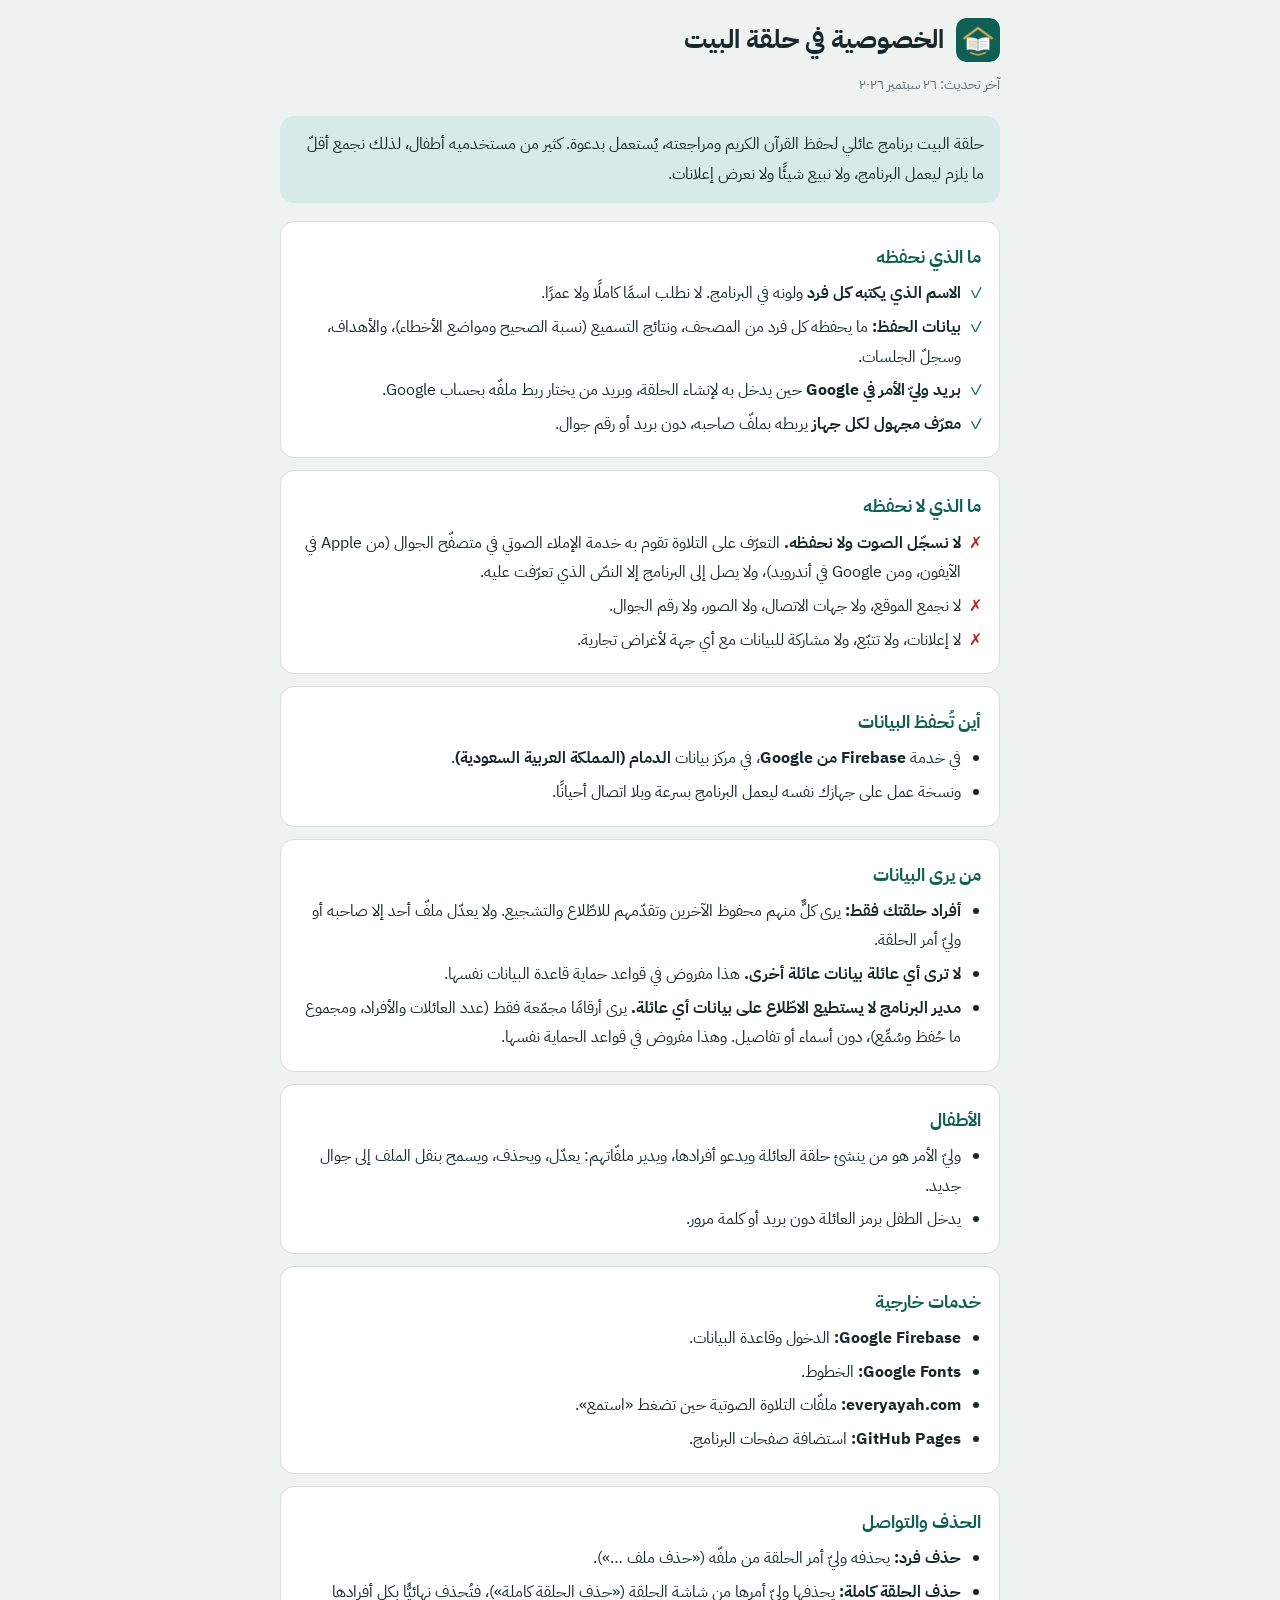
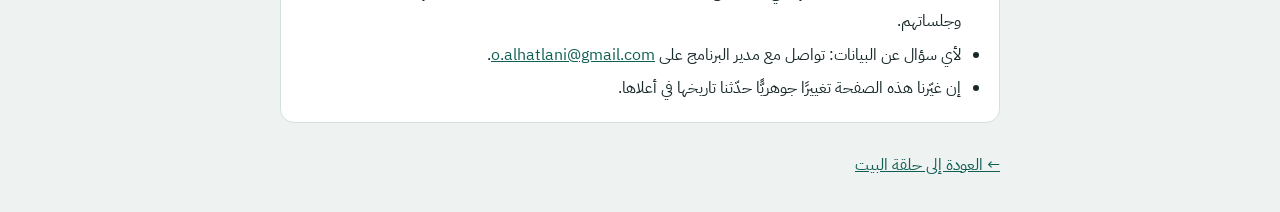
<file: privacy.html>
<!doctype html>
<html lang="ar" dir="rtl">
<head>
<meta charset="utf-8">
<meta name="viewport" content="width=device-width, initial-scale=1, viewport-fit=cover">
<meta name="theme-color" content="#0f5f55">
<title>خصوصية حلقة البيت</title>
<link rel="icon" href="icons/icon.svg" type="image/svg+xml">
<link rel="preconnect" href="https://fonts.googleapis.com">
<link rel="preconnect" href="https://fonts.gstatic.com" crossorigin>
<link rel="stylesheet" href="https://fonts.googleapis.com/css2?family=IBM+Plex+Sans+Arabic:wght@400;600;700&display=swap">
<style>
:root{color-scheme:light;--bg:#eef2f1;--surface:#fff;--ink:#18282a;--muted:#5d6f70;--line:#d5dfdd;--accent:#0f5f55;--soft:#d6ebe7}
@media (prefers-color-scheme: dark){:root{color-scheme:dark;--bg:#0f1716;--surface:#172221;--ink:#e4ecea;--muted:#93a5a3;--line:#2a3937;--accent:#46b8a3;--soft:#1d3a35}}
*{box-sizing:border-box}
body{margin:0;background:var(--bg);color:var(--ink);font-family:"IBM Plex Sans Arabic","Segoe UI",Tahoma,sans-serif;font-size:16px;line-height:1.85;
  padding:calc(16px + env(safe-area-inset-top,0px)) 16px calc(32px + env(safe-area-inset-bottom,0px))}
main{max-width:720px;margin-inline:auto}
header{display:flex;align-items:center;gap:12px;margin-bottom:8px}
header img{width:44px;height:44px;border-radius:10px}
h1{font-size:26px;margin:0}
.upd{color:var(--muted);font-size:14px;margin:0 0 18px}
.lead{background:var(--soft);border-radius:14px;padding:14px 16px;margin-bottom:18px}
section{background:var(--surface);border:1px solid var(--line);border-radius:14px;padding:6px 18px 12px;margin-block:12px}
h2{font-size:18px;margin:12px 0 4px;color:var(--accent)}
ul{padding-inline-start:20px;margin:6px 0}
li{margin-block:4px}
.no li::marker{content:'✗  ';color:#b3261e}
.yes li::marker{content:'✓  ';color:var(--accent)}
a{color:var(--accent)}
.back{display:inline-block;margin-top:16px}
</style>
</head>
<body>
<main>
  <header><img src="icons/icon-192.png" alt=""><h1>الخصوصية في حلقة البيت</h1></header>
  <p class="upd">آخر تحديث: ٢٦ سبتمبر ٢٠٢٦</p>
  <p class="lead">حلقة البيت برنامج عائلي لحفظ القرآن الكريم ومراجعته، يُستعمل بدعوة. كثير من مستخدميه أطفال، لذلك نجمع أقلّ ما يلزم ليعمل البرنامج، ولا نبيع شيئًا ولا نعرض إعلانات.</p>

  <section>
    <h2>ما الذي نحفظه</h2>
    <ul class="yes">
      <li><b>الاسم الذي يكتبه كل فرد</b> ولونه في البرنامج. لا نطلب اسمًا كاملًا ولا عمرًا.</li>
      <li><b>بيانات الحفظ:</b> ما يحفظه كل فرد من المصحف، ونتائج التسميع (نسبة الصحيح ومواضع الأخطاء)، والأهداف، وسجلّ الجلسات.</li>
      <li><b>بريد وليّ الأمر في Google</b> حين يدخل به لإنشاء الحلقة، وبريد من يختار ربط ملفّه بحساب Google.</li>
      <li><b>معرّف مجهول لكل جهاز</b> يربطه بملفّ صاحبه، دون بريد أو رقم جوال.</li>
    </ul>
  </section>

  <section>
    <h2>ما الذي لا نحفظه</h2>
    <ul class="no">
      <li><b>لا نسجّل الصوت ولا نحفظه.</b> التعرّف على التلاوة تقوم به خدمة الإملاء الصوتي في متصفّح الجوال (من Apple في الآيفون، ومن Google في أندرويد)، ولا يصل إلى البرنامج إلا النصّ الذي تعرّفت عليه.</li>
      <li>لا نجمع الموقع، ولا جهات الاتصال، ولا الصور، ولا رقم الجوال.</li>
      <li>لا إعلانات، ولا تتبّع، ولا مشاركة للبيانات مع أي جهة لأغراض تجارية.</li>
    </ul>
  </section>

  <section>
    <h2>أين تُحفظ البيانات</h2>
    <ul>
      <li>في خدمة <b>Firebase من Google</b>، في مركز بيانات <b>الدمام (المملكة العربية السعودية)</b>.</li>
      <li>ونسخة عمل على جهازك نفسه ليعمل البرنامج بسرعة وبلا اتصال أحيانًا.</li>
    </ul>
  </section>

  <section>
    <h2>من يرى البيانات</h2>
    <ul>
      <li><b>أفراد حلقتك فقط:</b> يرى كلٌّ منهم محفوظ الآخرين وتقدّمهم للاطّلاع والتشجيع. ولا يعدّل ملفّ أحد إلا صاحبه أو وليّ أمر الحلقة.</li>
      <li><b>لا ترى أي عائلة بيانات عائلة أخرى.</b> هذا مفروض في قواعد حماية قاعدة البيانات نفسها.</li>
      <li><b>مدير البرنامج لا يستطيع الاطّلاع على بيانات أي عائلة.</b> يرى أرقامًا مجمّعة فقط (عدد العائلات والأفراد، ومجموع ما حُفظ وسُمِّع)، دون أسماء أو تفاصيل. وهذا مفروض في قواعد الحماية نفسها.</li>
    </ul>
  </section>

  <section>
    <h2>الأطفال</h2>
    <ul>
      <li>وليّ الأمر هو من ينشئ حلقة العائلة ويدعو أفرادها، ويدير ملفّاتهم: يعدّل، ويحذف، ويسمح بنقل الملف إلى جوال جديد.</li>
      <li>يدخل الطفل برمز العائلة دون بريد أو كلمة مرور.</li>
    </ul>
  </section>

  <section>
    <h2>خدمات خارجية</h2>
    <ul>
      <li><b>Google Firebase:</b> الدخول وقاعدة البيانات.</li>
      <li><b>Google Fonts:</b> الخطوط.</li>
      <li><b>everyayah.com:</b> ملفّات التلاوة الصوتية حين تضغط «استمع».</li>
      <li><b>GitHub Pages:</b> استضافة صفحات البرنامج.</li>
    </ul>
  </section>

  <section>
    <h2>الحذف والتواصل</h2>
    <ul>
      <li><b>حذف فرد:</b> يحذفه وليّ أمر الحلقة من ملفّه («حذف ملف …»).</li>
      <li><b>حذف الحلقة كاملة:</b> يحذفها وليّ أمرها من شاشة الحلقة («حذف الحلقة كاملة»)، فتُحذف نهائيًّا بكل أفرادها وجلساتهم.</li>
      <li>لأي سؤال عن البيانات: تواصل مع مدير البرنامج على <a href="mailto:o.alhatlani@gmail.com">o.alhatlani@gmail.com</a>.</li>
      <li>إن غيّرنا هذه الصفحة تغييرًا جوهريًّا حدّثنا تاريخها في أعلاها.</li>
    </ul>
  </section>

  <a class="back" href="./">← العودة إلى حلقة البيت</a>
</main>
</body>
</html>
</file>
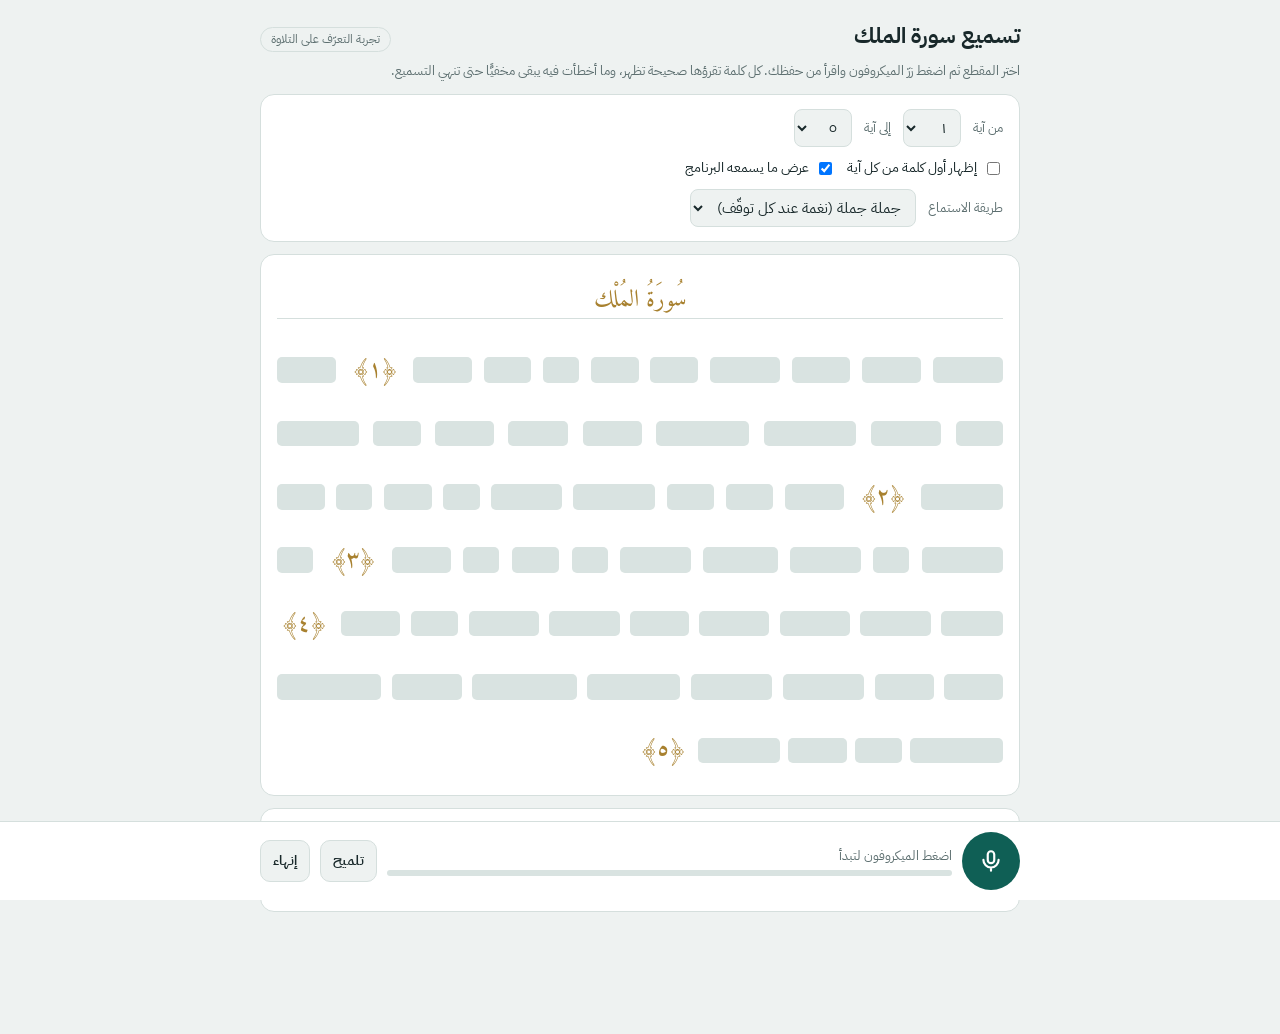
<file: tajriba.html>
<!doctype html>
<html lang="ar" dir="rtl">
<head>
<meta charset="utf-8">
<meta name="viewport" content="width=device-width, initial-scale=1, viewport-fit=cover">
<meta name="theme-color" content="#0f5f55">
<meta name="apple-mobile-web-app-capable" content="yes">
<title>تسميع سورة الملك</title>
<link rel="preconnect" href="https://fonts.googleapis.com">
<link rel="preconnect" href="https://fonts.gstatic.com" crossorigin>
<link rel="stylesheet" href="https://fonts.googleapis.com/css2?family=Amiri+Quran&family=IBM+Plex+Sans+Arabic:wght@400;500;600;700&display=swap">
<style>
:root{
  color-scheme: light;
  --bg:#eef2f1; --surface:#ffffff; --ink:#18282a; --muted:#5d6f70; --line:#d5dfdd;
  --accent:#0f5f55; --accent-ink:#ffffff; --gold:#a8812f;
  --pill:#d9e3e1; --pill-cur:#0f5f55;
  --ok:#18282a; --wrong:#b3261e; --wrong-bg:#fbe7e5; --skip:#7a8687; --hint:#9a6a00; --hint-bg:#fdf1d3;
  --ui:"IBM Plex Sans Arabic", "Segoe UI", Tahoma, sans-serif;
  --q:"Amiri Quran", "Amiri", "Traditional Arabic", serif;
}
@media (prefers-color-scheme: dark){
  :root{
    color-scheme: dark;
    --bg:#0f1716; --surface:#172221; --ink:#e4ecea; --muted:#93a5a3; --line:#2a3937;
    --accent:#46b8a3; --accent-ink:#06201c; --gold:#d4ae5c;
    --pill:#263533; --pill-cur:#46b8a3;
    --ok:#e4ecea; --wrong:#ff8a80; --wrong-bg:#3a1b19; --skip:#8d9b9a; --hint:#f0c35a; --hint-bg:#3a2f12;
  }
}
*{box-sizing:border-box}
html,body{margin:0}
body{background:var(--bg);color:var(--ink);font-family:var(--ui);font-size:15px;line-height:1.6;
  padding:env(safe-area-inset-top,0px) 16px calc(110px + env(safe-area-inset-bottom,0px));}
.wrap{max-width:760px;margin-inline:auto}
header{padding-block:18px 8px;display:flex;align-items:baseline;justify-content:space-between;gap:12px;flex-wrap:wrap}
h1{font-size:22px;margin:0;font-weight:700;text-wrap:balance}
.tag{font-size:12px;color:var(--muted);border:1px solid var(--line);border-radius:999px;padding:2px 10px}
.note{font-size:13px;color:var(--muted);margin:0}
.panel{background:var(--surface);border:1px solid var(--line);border-radius:14px;padding:14px 16px;margin-block:12px}
.row{display:flex;gap:12px;flex-wrap:wrap;align-items:center}
label{font-size:13px;color:var(--muted)}
select{font:inherit;color:var(--ink);background:var(--bg);border:1px solid var(--line);border-radius:8px;padding:6px 10px}
.chk{display:flex;gap:6px;align-items:center;font-size:14px;color:var(--ink)}
.warn{background:var(--wrong-bg);color:var(--wrong);border-radius:10px;padding:10px 12px;font-size:14px;margin-block:10px}

/* المصحف */
.mushaf{background:var(--surface);border:1px solid var(--line);border-radius:14px;padding:18px 16px 22px;margin-block:12px}
.sura-head{text-align:center;font-family:var(--q);font-size:24px;color:var(--gold);border-bottom:1px solid var(--line);padding-bottom:6px;margin-bottom:10px}
.text{font-family:var(--q);font-size:27px;line-height:2.35;text-align:justify}
.w{display:inline-block;border-radius:6px;padding-inline:2px;transition:background .25s,color .25s}
.w.h{background:var(--pill);color:transparent;height:.95em;vertical-align:middle;border-radius:5px;user-select:none}
.w.cur{background:transparent;outline:2px solid var(--pill-cur);outline-offset:1px;animation:pulse 1.4s ease-in-out infinite}
@keyframes pulse{50%{outline-color:transparent}}
.w.ok{color:var(--ok)}
.w.fresh{animation:pop .35s ease-out}
@keyframes pop{from{background:var(--pill);color:transparent}to{background:transparent}}
.w.hint{color:var(--hint);background:var(--hint-bg)}
.w.given,.w.gap{color:var(--muted)}
.w.gap{text-decoration:underline dotted;text-underline-offset:10px}
.w.wrong{color:var(--wrong);background:var(--wrong-bg);text-decoration:underline wavy;text-decoration-thickness:1px;text-underline-offset:10px;cursor:pointer}
.w.skip{color:var(--skip);outline:1px dashed var(--skip);outline-offset:-2px;cursor:pointer}
.w.fixed{color:var(--accent);text-decoration:line-through;text-decoration-thickness:1px}
.w.far{opacity:.35}
.num{font-family:var(--q);color:var(--gold);font-size:.9em;margin-inline:3px;white-space:nowrap}
@media (prefers-reduced-motion: reduce){.w,.w.cur,.w.fresh{animation:none;transition:none}}

/* ما يسمعه البرنامج */
.live{font-size:14px;color:var(--muted);min-height:1.6em;word-break:break-word}
.live b{color:var(--ink);font-weight:500}
.lostmsg{color:var(--hint);font-weight:600;margin-top:4px}
.log{margin-top:10px;font-size:13px}
.log summary{cursor:pointer;color:var(--muted)}
.log pre{white-space:pre-wrap;word-break:break-word;max-height:240px;overflow:auto;background:var(--bg);border-radius:8px;padding:8px;font-size:12px;direction:rtl;margin:8px 0 0}

/* الشريط السفلي */
.bar{position:fixed;inset-inline:0;bottom:0;background:var(--surface);border-top:1px solid var(--line);
  padding:10px 16px calc(10px + env(safe-area-inset-bottom,0px));z-index:5}
.bar .wrap{display:flex;align-items:center;gap:10px}
.mic{width:58px;height:58px;border-radius:50%;border:0;background:var(--accent);color:var(--accent-ink);cursor:pointer;flex:none;display:grid;place-items:center}
.mic svg{width:26px;height:26px}
.mic.on{background:var(--wrong);color:#fff;box-shadow:0 0 0 0 var(--wrong);animation:ring 1.6s infinite}
@keyframes ring{70%{box-shadow:0 0 0 12px transparent}}
.prog{flex:1;min-width:0}
.prog .t{font-size:13px;color:var(--muted);font-variant-numeric:tabular-nums}
.track{height:6px;background:var(--pill);border-radius:3px;overflow:hidden;margin-top:4px}
.track i{display:block;height:100%;width:0;background:var(--accent);transition:width .3s}
.btn{font:inherit;font-weight:600;font-size:14px;border-radius:10px;border:1px solid var(--line);background:var(--bg);color:var(--ink);padding:9px 12px;cursor:pointer}
.btn.primary{background:var(--accent);color:var(--accent-ink);border-color:var(--accent)}
.btn.hl{background:var(--hint-bg);color:var(--hint);border-color:var(--hint)}
.btn:focus-visible,.mic:focus-visible,select:focus-visible{outline:3px solid var(--gold);outline-offset:2px}

/* النتيجة */
.stats{display:grid;grid-template-columns:repeat(4,1fr);gap:8px;margin-block:10px}
.stat{background:var(--bg);border-radius:10px;padding:10px;text-align:center}
.stat b{display:block;font-size:22px;font-variant-numeric:tabular-nums}
.stat span{font-size:12px;color:var(--muted)}
.stat.okc b{color:var(--accent)} .stat.wc b{color:var(--wrong)} .stat.hc b{color:var(--hint)}
.score{font-size:40px;font-weight:700;color:var(--accent);line-height:1}
.errs{list-style:none;padding:0;margin:8px 0 0;display:grid;gap:6px}
.errs li{display:flex;gap:10px;align-items:center;justify-content:space-between;background:var(--bg);border-radius:10px;padding:8px 12px;flex-wrap:wrap}
.errs .q{font-family:var(--q);font-size:21px}
.errs .heard{font-size:13px;color:var(--muted)}
.errs li.fixed{opacity:.55}
.small{font-size:13px;color:var(--muted)}
.hist{font-size:13px;color:var(--muted);margin:6px 0 0;padding-inline-start:18px}
.dev textarea{width:100%;font:inherit;min-height:60px;border-radius:8px;border:1px solid var(--line);background:var(--bg);color:var(--ink);padding:8px}
@media (max-width:480px){.text{font-size:24px}.stats{grid-template-columns:repeat(2,1fr)}}
</style>
</head>
<body>
<div class="wrap">
  <header>
    <h1>تسميع سورة الملك</h1>
    <span class="tag">تجربة التعرّف على التلاوة</span>
  </header>
  <p class="note">اختر المقطع ثم اضغط زرّ الميكروفون واقرأ من حفظك. كل كلمة تقرؤها صحيحة تظهر، وما أخطأت فيه يبقى مخفيًّا حتى تنهي التسميع.</p>

  <div id="support" class="warn" hidden></div>

  <section class="panel" id="setup">
    <div class="row">
      <label for="from">من آية</label><select id="from"></select>
      <label for="to">إلى آية</label><select id="to"></select>
    </div>
    <div class="row" style="margin-top:10px">
      <label class="chk"><input type="checkbox" id="firstWord"> إظهار أول كلمة من كل آية</label>
      <label class="chk"><input type="checkbox" id="showLive" checked> عرض ما يسمعه البرنامج</label>
    </div>
    <div class="row" id="modeRow" style="margin-top:10px" hidden>
      <label for="mode">طريقة الاستماع</label>
      <select id="mode"><option value="sentence">جملة جملة (نغمة عند كل توقّف)</option><option value="continuous">متواصل (تجريبي)</option></select>
    </div>
  </section>

  <section class="mushaf" aria-label="نص السورة">
    <div class="sura-head">سُورَةُ المُلْك</div>
    <div class="text" id="text"></div>
  </section>

  <section class="panel" id="livePanel">
    <div class="small">ما يسمعه البرنامج الآن:</div>
    <div class="live" id="live">—</div>
    <details class="log">
      <summary>سجلّ التشخيص</summary>
      <p class="small">ما يصل من الجوال حرفيًّا. إن ظهرت مشكلة فانسخه وأرسله.</p>
      <button class="btn" id="copyLog" type="button">نسخ السجلّ</button>
      <pre id="logText"></pre>
    </details>
  </section>

  <section class="panel" id="result" hidden>
    <div class="row" style="justify-content:space-between">
      <div><div class="score" id="score">٠٪</div><div class="small">نسبة الكلمات الصحيحة</div></div>
      <button class="btn primary" id="again" type="button">تسميع جديد</button>
    </div>
    <div class="stats">
      <div class="stat okc"><b id="sOk">٠</b><span>صحيحة</span></div>
      <div class="stat wc"><b id="sWrong">٠</b><span>خطأ</span></div>
      <div class="stat"><b id="sSkip">٠</b><span>متروكة</span></div>
      <div class="stat hc"><b id="sHint">٠</b><span>بتلميح</span></div>
    </div>
    <p class="small" id="summary"></p>
    <div id="errBox">
      <div class="small" style="margin-top:8px">المواضع التي تحتاج انتباهًا. إذا كنت قرأت الكلمة صحيحة وأخطأ البرنامج، اضغط «قرأتها صحيحة»:</div>
      <ul class="errs" id="errs"></ul>
    </div>
    <p class="small" id="trial" style="margin-top:12px"></p>
    <div class="small" style="margin-top:10px">آخر التجارب على هذا الجهاز:</div>
    <ol class="hist" id="hist"></ol>
  </section>

  <section class="panel dev" id="dev" hidden>
    <div class="small">وضع المطوّر: اكتب ما «سُمِع» لمحاكاة التعرّف.</div>
    <textarea id="devText"></textarea>
    <div class="row" style="margin-top:6px">
      <button class="btn" id="devInterim" type="button">كلام جارٍ</button>
      <button class="btn" id="devFinal" type="button">نهاية مقطع</button>
    </div>
  </section>
</div>

<div class="bar">
  <div class="wrap">
    <button class="mic" id="mic" type="button" aria-label="ابدأ التسميع">
      <svg viewBox="0 0 24 24" fill="none" stroke="currentColor" stroke-width="2" stroke-linecap="round" stroke-linejoin="round"><rect x="9" y="3" width="6" height="11" rx="3"/><path d="M5 11a7 7 0 0 0 14 0M12 18v3"/></svg>
    </button>
    <div class="prog">
      <div class="t" id="progT">اضغط الميكروفون لتبدأ</div>
      <div class="track"><i id="progI"></i></div>
    </div>
    <button class="btn" id="hint" type="button" disabled>تلميح</button>
    <button class="btn" id="finish" type="button" disabled>إنهاء</button>
  </div>
</div>

<script>
const AYAT = [{"n":1,"pg":562,"u":["تَبَٰرَكَ","ٱلَّذِى","بِيَدِهِ","ٱلْمُلْكُ","وَهُوَ","عَلَىٰ","كُلِّ","شَىْءٍۢ","قَدِيرٌ"],"s":["تبارك","الذي","بيده","الملك","وهو","على","كل","شيء","قدير"]},{"n":2,"pg":562,"u":["ٱلَّذِى","خَلَقَ","ٱلْمَوْتَ","وَٱلْحَيَوٰةَ","لِيَبْلُوَكُمْ","أَيُّكُمْ","أَحْسَنُ","عَمَلًۭا ۚ","وَهُوَ","ٱلْعَزِيزُ","ٱلْغَفُورُ"],"s":["الذي","خلق","الموت","والحياة","ليبلوكم","أيكم","أحسن","عملا","وهو","العزيز","الغفور"]},{"n":3,"pg":562,"u":["ٱلَّذِى","خَلَقَ","سَبْعَ","سَمَٰوَٰتٍۢ","طِبَاقًۭا ۖ","مَّا","تَرَىٰ","فِى","خَلْقِ","ٱلرَّحْمَٰنِ","مِن","تَفَٰوُتٍۢ ۖ","فَٱرْجِعِ","ٱلْبَصَرَ","هَلْ","تَرَىٰ","مِن","فُطُورٍۢ"],"s":["الذي","خلق","سبع","سماوات","طباقا","ما","ترى","في","خلق","الرحمن","من","تفاوت","فارجع","البصر","هل","ترى","من","فطور"]},{"n":4,"pg":562,"u":["ثُمَّ","ٱرْجِعِ","ٱلْبَصَرَ","كَرَّتَيْنِ","يَنقَلِبْ","إِلَيْكَ","ٱلْبَصَرُ","خَاسِئًۭا","وَهُوَ","حَسِيرٌۭ"],"s":["ثم","ارجع","البصر","كرتين","ينقلب","إليك","البصر","خاسئا","وهو","حسير"]},{"n":5,"pg":562,"u":["وَلَقَدْ","زَيَّنَّا","ٱلسَّمَآءَ","ٱلدُّنْيَا","بِمَصَٰبِيحَ","وَجَعَلْنَٰهَا","رُجُومًۭا","لِّلشَّيَٰطِينِ ۖ","وَأَعْتَدْنَا","لَهُمْ","عَذَابَ","ٱلسَّعِيرِ"],"s":["ولقد","زينا","السماء","الدنيا","بمصابيح","وجعلناها","رجوما","للشياطين","وأعتدنا","لهم","عذاب","السعير"]},{"n":6,"pg":562,"u":["وَلِلَّذِينَ","كَفَرُوا۟","بِرَبِّهِمْ","عَذَابُ","جَهَنَّمَ ۖ","وَبِئْسَ","ٱلْمَصِيرُ"],"s":["وللذين","كفروا","بربهم","عذاب","جهنم","وبئس","المصير"]},{"n":7,"pg":562,"u":["إِذَآ","أُلْقُوا۟","فِيهَا","سَمِعُوا۟","لَهَا","شَهِيقًۭا","وَهِىَ","تَفُورُ"],"s":["إذا","ألقوا","فيها","سمعوا","لها","شهيقا","وهي","تفور"]},{"n":8,"pg":562,"u":["تَكَادُ","تَمَيَّزُ","مِنَ","ٱلْغَيْظِ ۖ","كُلَّمَآ","أُلْقِىَ","فِيهَا","فَوْجٌۭ","سَأَلَهُمْ","خَزَنَتُهَآ","أَلَمْ","يَأْتِكُمْ","نَذِيرٌۭ"],"s":["تكاد","تميز","من","الغيظ","كلما","ألقي","فيها","فوج","سألهم","خزنتها","ألم","يأتكم","نذير"]},{"n":9,"pg":562,"u":["قَالُوا۟","بَلَىٰ","قَدْ","جَآءَنَا","نَذِيرٌۭ","فَكَذَّبْنَا","وَقُلْنَا","مَا","نَزَّلَ","ٱللَّهُ","مِن","شَىْءٍ","إِنْ","أَنتُمْ","إِلَّا","فِى","ضَلَٰلٍۢ","كَبِيرٍۢ"],"s":["قالوا","بلى","قد","جاءنا","نذير","فكذبنا","وقلنا","ما","نزل","الله","من","شيء","إن","أنتم","إلا","في","ضلال","كبير"]},{"n":10,"pg":562,"u":["وَقَالُوا۟","لَوْ","كُنَّا","نَسْمَعُ","أَوْ","نَعْقِلُ","مَا","كُنَّا","فِىٓ","أَصْحَٰبِ","ٱلسَّعِيرِ"],"s":["وقالوا","لو","كنا","نسمع","أو","نعقل","ما","كنا","في","أصحاب","السعير"]},{"n":11,"pg":562,"u":["فَٱعْتَرَفُوا۟","بِذَنۢبِهِمْ","فَسُحْقًۭا","لِّأَصْحَٰبِ","ٱلسَّعِيرِ"],"s":["فاعترفوا","بذنبهم","فسحقا","لأصحاب","السعير"]},{"n":12,"pg":562,"u":["إِنَّ","ٱلَّذِينَ","يَخْشَوْنَ","رَبَّهُم","بِٱلْغَيْبِ","لَهُم","مَّغْفِرَةٌۭ","وَأَجْرٌۭ","كَبِيرٌۭ"],"s":["إن","الذين","يخشون","ربهم","بالغيب","لهم","مغفرة","وأجر","كبير"]},{"n":13,"pg":563,"u":["وَأَسِرُّوا۟","قَوْلَكُمْ","أَوِ","ٱجْهَرُوا۟","بِهِۦٓ ۖ","إِنَّهُۥ","عَلِيمٌۢ","بِذَاتِ","ٱلصُّدُورِ"],"s":["وأسروا","قولكم","أو","اجهروا","به","إنه","عليم","بذات","الصدور"]},{"n":14,"pg":563,"u":["أَلَا","يَعْلَمُ","مَنْ","خَلَقَ","وَهُوَ","ٱللَّطِيفُ","ٱلْخَبِيرُ"],"s":["ألا","يعلم","من","خلق","وهو","اللطيف","الخبير"]},{"n":15,"pg":563,"u":["هُوَ","ٱلَّذِى","جَعَلَ","لَكُمُ","ٱلْأَرْضَ","ذَلُولًۭا","فَٱمْشُوا۟","فِى","مَنَاكِبِهَا","وَكُلُوا۟","مِن","رِّزْقِهِۦ ۖ","وَإِلَيْهِ","ٱلنُّشُورُ"],"s":["هو","الذي","جعل","لكم","الأرض","ذلولا","فامشوا","في","مناكبها","وكلوا","من","رزقه","وإليه","النشور"]},{"n":16,"pg":563,"u":["ءَأَمِنتُم","مَّن","فِى","ٱلسَّمَآءِ","أَن","يَخْسِفَ","بِكُمُ","ٱلْأَرْضَ","فَإِذَا","هِىَ","تَمُورُ"],"s":["أأمنتم","من","في","السماء","أن","يخسف","بكم","الأرض","فإذا","هي","تمور"]},{"n":17,"pg":563,"u":["أَمْ","أَمِنتُم","مَّن","فِى","ٱلسَّمَآءِ","أَن","يُرْسِلَ","عَلَيْكُمْ","حَاصِبًۭا ۖ","فَسَتَعْلَمُونَ","كَيْفَ","نَذِيرِ"],"s":["أم","أمنتم","من","في","السماء","أن","يرسل","عليكم","حاصبا","فستعلمون","كيف","نذير"]},{"n":18,"pg":563,"u":["وَلَقَدْ","كَذَّبَ","ٱلَّذِينَ","مِن","قَبْلِهِمْ","فَكَيْفَ","كَانَ","نَكِيرِ"],"s":["ولقد","كذب","الذين","من","قبلهم","فكيف","كان","نكير"]},{"n":19,"pg":563,"u":["أَوَلَمْ","يَرَوْا۟","إِلَى","ٱلطَّيْرِ","فَوْقَهُمْ","صَٰٓفَّٰتٍۢ","وَيَقْبِضْنَ ۚ","مَا","يُمْسِكُهُنَّ","إِلَّا","ٱلرَّحْمَٰنُ ۚ","إِنَّهُۥ","بِكُلِّ","شَىْءٍۭ","بَصِيرٌ"],"s":["أولم","يروا","إلى","الطير","فوقهم","صافات","ويقبضن","ما","يمسكهن","إلا","الرحمن","إنه","بكل","شيء","بصير"]},{"n":20,"pg":563,"u":["أَمَّنْ","هَٰذَا","ٱلَّذِى","هُوَ","جُندٌۭ","لَّكُمْ","يَنصُرُكُم","مِّن","دُونِ","ٱلرَّحْمَٰنِ ۚ","إِنِ","ٱلْكَٰفِرُونَ","إِلَّا","فِى","غُرُورٍ"],"s":["أمن","هذا","الذي","هو","جند","لكم","ينصركم","من","دون","الرحمن","إن","الكافرون","إلا","في","غرور"]},{"n":21,"pg":563,"u":["أَمَّنْ","هَٰذَا","ٱلَّذِى","يَرْزُقُكُمْ","إِنْ","أَمْسَكَ","رِزْقَهُۥ ۚ","بَل","لَّجُّوا۟","فِى","عُتُوٍّۢ","وَنُفُورٍ"],"s":["أمن","هذا","الذي","يرزقكم","إن","أمسك","رزقه","بل","لجوا","في","عتو","ونفور"]},{"n":22,"pg":563,"u":["أَفَمَن","يَمْشِى","مُكِبًّا","عَلَىٰ","وَجْهِهِۦٓ","أَهْدَىٰٓ","أَمَّن","يَمْشِى","سَوِيًّا","عَلَىٰ","صِرَٰطٍۢ","مُّسْتَقِيمٍۢ"],"s":["أفمن","يمشي","مكبا","على","وجهه","أهدى","أمن","يمشي","سويا","على","صراط","مستقيم"]},{"n":23,"pg":563,"u":["قُلْ","هُوَ","ٱلَّذِىٓ","أَنشَأَكُمْ","وَجَعَلَ","لَكُمُ","ٱلسَّمْعَ","وَٱلْأَبْصَٰرَ","وَٱلْأَفْـِٔدَةَ ۖ","قَلِيلًۭا","مَّا","تَشْكُرُونَ"],"s":["قل","هو","الذي","أنشأكم","وجعل","لكم","السمع","والأبصار","والأفئدة","قليلا","ما","تشكرون"]},{"n":24,"pg":563,"u":["قُلْ","هُوَ","ٱلَّذِى","ذَرَأَكُمْ","فِى","ٱلْأَرْضِ","وَإِلَيْهِ","تُحْشَرُونَ"],"s":["قل","هو","الذي","ذرأكم","في","الأرض","وإليه","تحشرون"]},{"n":25,"pg":563,"u":["وَيَقُولُونَ","مَتَىٰ","هَٰذَا","ٱلْوَعْدُ","إِن","كُنتُمْ","صَٰدِقِينَ"],"s":["ويقولون","متى","هذا","الوعد","إن","كنتم","صادقين"]},{"n":26,"pg":563,"u":["قُلْ","إِنَّمَا","ٱلْعِلْمُ","عِندَ","ٱللَّهِ","وَإِنَّمَآ","أَنَا۠","نَذِيرٌۭ","مُّبِينٌۭ"],"s":["قل","إنما","العلم","عند","الله","وإنما","أنا","نذير","مبين"]},{"n":27,"pg":564,"u":["فَلَمَّا","رَأَوْهُ","زُلْفَةًۭ","سِيٓـَٔتْ","وُجُوهُ","ٱلَّذِينَ","كَفَرُوا۟","وَقِيلَ","هَٰذَا","ٱلَّذِى","كُنتُم","بِهِۦ","تَدَّعُونَ"],"s":["فلما","رأوه","زلفة","سيئت","وجوه","الذين","كفروا","وقيل","هذا","الذي","كنتم","به","تدعون"]},{"n":28,"pg":564,"u":["قُلْ","أَرَءَيْتُمْ","إِنْ","أَهْلَكَنِىَ","ٱللَّهُ","وَمَن","مَّعِىَ","أَوْ","رَحِمَنَا","فَمَن","يُجِيرُ","ٱلْكَٰفِرِينَ","مِنْ","عَذَابٍ","أَلِيمٍۢ"],"s":["قل","أرأيتم","إن","أهلكني","الله","ومن","معي","أو","رحمنا","فمن","يجير","الكافرين","من","عذاب","أليم"]},{"n":29,"pg":564,"u":["قُلْ","هُوَ","ٱلرَّحْمَٰنُ","ءَامَنَّا","بِهِۦ","وَعَلَيْهِ","تَوَكَّلْنَا ۖ","فَسَتَعْلَمُونَ","مَنْ","هُوَ","فِى","ضَلَٰلٍۢ","مُّبِينٍۢ"],"s":["قل","هو","الرحمن","آمنا","به","وعليه","توكلنا","فستعلمون","من","هو","في","ضلال","مبين"]},{"n":30,"pg":564,"u":["قُلْ","أَرَءَيْتُمْ","إِنْ","أَصْبَحَ","مَآؤُكُمْ","غَوْرًۭا","فَمَن","يَأْتِيكُم","بِمَآءٍۢ","مَّعِينٍۭ"],"s":["قل","أرأيتم","إن","أصبح","ماؤكم","غورا","فمن","يأتيكم","بماء","معين"]}];

const $ = s => document.querySelector(s);
// تمييز العدد: ١ آية واحدة، ٢ آيتان، ٣–١٠ آيات، ١١+ آية
const count = (n, one, two, few, many) => n === 1 ? one : n === 2 ? two : (n % 100 >= 3 && n % 100 <= 10) ? AR(n) + ' ' + few : AR(n) + ' ' + many;
const AR = n => String(n).replace(/\d/g, d => '٠١٢٣٤٥٦٧٨٩'[d]);
const store = {
  get(k, d){ try{ const v = localStorage.getItem(k); return v ? JSON.parse(v) : d; }catch(e){ return d; } },
  set(k, v){ try{ localStorage.setItem(k, JSON.stringify(v)); }catch(e){} }
};

/* ---------- التطبيع والمطابقة ---------- */
function norm(w){
  return w.replace(/[ؐ-ًؚ-ٰٟۖ-ۭـ]/g, '')
    .replace(/[ٱأإآ]/g, 'ا').replace(/ى/g, 'ي').replace(/ة/g, 'ه')
    .replace(/[ؤئ]/g, 'ء')
    .replace(/[^ء-ي]/g, '');
}
const tokenize = t => t.split(/\s+/).map(norm).filter(Boolean);
function lev(a, b){
  const m = a.length, n = b.length; let prev = Array.from({length: n + 1}, (_, j) => j);
  for (let i = 1; i <= m; i++){
    const cur = [i];
    for (let j = 1; j <= n; j++) cur[j] = Math.min(prev[j] + 1, cur[j-1] + 1, prev[j-1] + (a[i-1] === b[j-1] ? 0 : 1));
    prev = cur;
  }
  return prev[n];
}
function sim(a, b){
  if (!a || !b) return false;
  if (a === b) return true;
  const d = lev(a, b), L = Math.max(a.length, b.length);
  if (L <= 2) return false;
  return L <= 4 ? d <= 1 : d / L <= 0.25;
}

/* ---------- الحالة ---------- */
let W = [];          // كلمات المقطع: {n, u, s, raw, first}
let S = null;        // حالة الجلسة
function freshState(){
  return { marks: [], live: {}, start: 0, pos: 0, hinted: new Set(), fixed: new Set(),
           running: false, done: false, tokens: [], raw: '', lastMove: Date.now(), revealed: new Set(), mistaken: 0 };
}

/* خوارزمية المحاذاة: تقابل ما سُمع بالكلمات المتوقّعة ابتداءً من start */
function align(tokens, start, final){
  const res = {}; let p = start, i = 0; const N = W.length;
  const E = k => W[k] && W[k].s;
  const skipAuto = () => { while (p < N && (S.hinted.has(p) || (W[p].first && opt.firstWord))){ res[p] = {st: S.hinted.has(p) ? 'hint' : 'given'}; p++; } };
  const isRep = t => { for (let k = 1; k <= 3; k++) if (p - k >= 0 && sim(t, E(p - k))) return true; return false; };
  // إعادة قراءة جزء سابق من المقطع: كلمتان فأكثر تطابق موضعًا قبل p ← تُتجاهل ولا تُحسب خطأ
  const repRun = () => {
    if (i + 1 >= tokens.length) return 0;
    for (let q = Math.max(0, p - 80); q < p - 1; q++){
      if (sim(tokens[i], E(q)) && sim(tokens[i + 1], E(q + 1))){
        let n = 2; while (i + n < tokens.length && q + n < p && sim(tokens[i + n], E(q + n))) n++;
        return n;
      }
    }
    return 0;
  };
  let lost = 0;
  while (i < tokens.length){
    skipAuto(); if (p >= N) break;
    const t = tokens[i], nx = tokens[i + 1];
    if (sim(t, E(p))){ res[p] = {st: 'ok', heard: t}; p++; i++; lost = 0; continue; }
    if (p + 1 < N && sim(t, E(p) + E(p + 1))){ res[p] = {st: 'ok', heard: t}; res[p+1] = {st: 'ok', heard: t}; p += 2; i++; lost = 0; continue; }
    if (nx !== undefined && sim(t + nx, E(p))){ res[p] = {st: 'ok', heard: t + ' ' + nx}; p++; i += 2; lost = 0; continue; }
    const rr = repRun(); if (rr){ i += rr; continue; }
    // إعادة التزامن: أقرب نقطة يتطابق فيها المسموع مع المتوقّع وتؤكّدها الكلمة التالية.
    // القفزة القريبة (≤٤ كلمات) تكفيها كلمة تأكيد، وحتى ١٥ كلمتان، وحتى ٤٠ (ترك آية كاملة) ثلاث.
    const chain = (j, q, n) => { for (let m = 1; m <= n; m++){ if (q + m >= N) return true; if (j + m >= tokens.length) return final; if (!sim(tokens[j + m], E(q + m))) return false; } return true; };
    let best = null;
    for (let j = i; j < Math.min(tokens.length, i + 6) && !best; j++){
      for (let k = 0; k <= 40 && p + k < N; k++){
        if (j === i && k === 0) continue;
        if (!sim(tokens[j], E(p + k))) continue;
        const last = j + 1 >= tokens.length, endOfRange = p + k + 1 >= N;
        const c1 = !last && sim(tokens[j + 1], E(p + k + 1));
        const confirmed = k <= 4 ? endOfRange || c1 || (last && (final || k === 0))
          : chain(j, p + k, k <= 15 ? 2 : 3);
        if (confirmed){ best = {j, k}; break; }
      }
    }
    if (best){
      const garbage = tokens.slice(i, best.j).filter(x => !isRep(x));
      // أول كلمة أو كلمتان في جلسة جديدة ضاعتا أثناء فتح الميكروفون ← «لم تُسمع» لا «متروكة»
      if (i === 0 && best.j === 0 && best.k <= 2){
        for (let q = 0; q < best.k; q++) res[p + q] = {st: 'gap'};
        p += best.k; i = best.j; lost = 0; continue;
      }
      for (let q = 0; q < best.k; q++){
        res[p + q] = q < garbage.length ? {st: 'wrong', heard: garbage[q]} : {st: 'skip'};
      }
      p += best.k; i = best.j; lost = 0; continue;
    }
    if (isRep(t)){ i++; continue; }
    if (!final && tokens.length - i < 4) break;          // ننتظر مزيدًا من الكلام
    lost++; i++;                                          // كلمة لم نتبيّن موضعها: لا نحكم بالخطأ
  }
  skipAuto();
  return {res, p, lost: lost + (tokens.length - i)};
}

/* ---------- العرض ---------- */
const opt = { firstWord: false, showLive: true, mode: store.get('listen-mode', 'sentence') };
function statusOf(i){ return S.marks[i] || S.live[i] || null; }
function buildText(){
  const box = $('#text'); box.innerHTML = '';
  let lastN = null;
  W.forEach((w, i) => {
    const sp = document.createElement('span');
    sp.className = 'w'; sp.dataset.i = i; sp.textContent = w.u;
    sp.style.minWidth = (w.raw.length * 0.42 + 0.5) + 'em';
    box.appendChild(sp); box.appendChild(document.createTextNode(' '));
    const next = W[i + 1];
    if (!next || next.n !== w.n){
      const num = document.createElement('span'); num.className = 'num'; num.textContent = '﴿' + AR(w.n) + '﴾';
      box.appendChild(num); box.appendChild(document.createTextNode(' '));
    }
  });
  render();
}
function render(){
  const spans = document.querySelectorAll('#text .w');
  spans.forEach(sp => {
    const i = +sp.dataset.i, st = statusOf(i); let c;
    if (S.done) c = !st ? 'w far' : S.fixed.has(i) ? 'w ok fixed' : 'w ' + st.st;
    else if (st && ['ok', 'hint', 'given', 'gap'].includes(st.st)){
      c = 'w ' + st.st;
      if (st.st === 'ok' && !S.revealed.has(i)){ S.revealed.add(i); c += ' fresh'; }
    } else c = i === S.pos && S.running ? 'w h cur' : 'w h';
    if (sp.className !== c) sp.className = c;
    sp.style.minWidth = /^w h( |$)/.test(c) ? (W[i].raw.length * 0.42 + 0.5) + 'em' : '';
  });
  const done = S.pos, N = W.length;
  $('#progI').style.width = (N ? done / N * 100 : 0) + '%';
  $('#progT').textContent = S.done ? 'انتهى التسميع'
    : S.running ? `${AR(done)} من ${AR(N)} كلمة` : (done ? `متوقّف عند ${AR(done)} من ${AR(N)}` : 'اضغط الميكروفون لتبدأ');
  const cur = document.querySelector('#text .cur');
  if (cur && S.running){
    const r = cur.getBoundingClientRect();
    if (r.bottom > innerHeight - 130 || r.top < 0) cur.scrollIntoView({block: 'center', behavior: 'smooth'});
  }
}

/* ---------- التعرّف على الكلام ---------- */
const SR = window.SpeechRecognition || window.webkitSpeechRecognition;
let rec = null, wakeLock = null;

function onHeard(text, isFinalChunk){
  if (S.done) return;
  S.raw = text; S.tokens = tokenize(text);
  const r = align(S.tokens, S.start, isFinalChunk);
  if (isFinalChunk){
    Object.entries(r.res).forEach(([k, v]) => { S.marks[k] = v; });
    S.live = {}; S.start = r.p; S.raw = ''; S.tokens = [];
  } else S.live = r.res;
  if (r.p !== S.pos){ S.pos = r.p; S.lastMove = Date.now(); $('#hint').classList.remove('hl'); }
  if (opt.showLive){
    const lostMsg = !isFinalChunk && r.lost >= 4 ? '<div class="lostmsg">لم أتبيّن موضعك، أعد الآية من أوّلها.</div>' : '';
    $('#live').innerHTML = (text ? '<b>' + text.replace(/[<>&]/g, '') + '</b>' : '—') + lostMsg;
  }
  render();
  // لا ينتهي التسميع إلا إذا سُمعت آخر كلمة فعلًا (أو كُشفت بتلميح)
  const lastSt = statusOf(W.length - 1);
  if (S.pos >= W.length && lastSt && lastSt.st !== 'wrong' && lastSt.st !== 'skip') finish();
}

/* سجلّ التشخيص: ما يصل من الجوال حرفيًّا */
const LOG = [];
function log(kind, txt){
  const d = new Date(), t = d.toTimeString().slice(0, 8) + '.' + String(d.getMilliseconds()).padStart(3, '0');
  LOG.push(`${t} ${kind}${txt ? ': ' + txt : ''}`); if (LOG.length > 150) LOG.shift();
  const box = $('#logText'); if (box) box.textContent = LOG.join('\n');
}

/* يجمع نتائج الجلسة مع حذف التكرار: كروم أندرويد يعيد إرسال ما سبق داخل النتيجة الجديدة */
function joinResults(list){
  let acc = '';
  for (const t0 of list){
    const t = t0.trim(), a = acc.trim(); if (!t) continue;
    if (!a) acc = t;
    else if (t.startsWith(a)) acc = t;              // النتيجة الجديدة تتضمّن السابقة كاملة
    else if (t.length >= 8 && a.endsWith(t)) {}     // تكرار لآخر ما وصل (لا نقارن الكلمات القصيرة)
    else acc = a + ' ' + t;
  }
  return acc;
}

// أندرويد: استماع جملةً جملة (الوضع المتواصل فيه يكرّر النص)، وآيفون: متواصل
const IS_ANDROID = /Android/i.test(navigator.userAgent);
function startRec(){
  if (!SR) return;
  rec = new SR();
  rec.lang = 'ar-SA'; rec.continuous = !IS_ANDROID || opt.mode === 'continuous'; rec.interimResults = true; rec.maxAlternatives = 1;
  let finalText = '';
  log('بدء', rec.continuous ? 'متواصل' : 'جملة جملة');
  rec.onresult = e => {
    const fin = [], all = [];
    for (let k = 0; k < e.results.length; k++){
      const tr = e.results[k][0].transcript;
      all.push(tr); if (e.results[k].isFinal) fin.push(tr);
    }
    log('نتيجة', `[${e.resultIndex}/${e.results.length}] ` + [...e.results].map(r => (r.isFinal ? '✓' : '…') + r[0].transcript.trim()).join(' | '));
    finalText = joinResults(fin);
    onHeard(joinResults(all), false);
  };
  rec.onerror = e => {
    log('خطأ', e.error);
    if (e.error === 'not-allowed' || e.error === 'service-not-allowed'){ showWarn('لم يُسمح باستخدام الميكروفون. اسمح للمتصفح بالوصول إلى الميكروفون من الإعدادات ثم أعد المحاولة.'); stop(); }
    else if (e.error === 'network'){ showWarn('التعرّف على الكلام يحتاج اتصالًا بالإنترنت. تأكّد من الاتصال ثم اضغط الميكروفون.'); stop(); }
    else if (e.error === 'language-not-supported'){ showWarn('هذا الجهاز لا يدعم التعرّف على العربية. على آيفون: الإعدادات ← عام ← لوحة المفاتيح ← فعّل الإملاء، وأضف لوحة مفاتيح عربية.'); stop(); }
  };
  rec.onend = () => {
    log('نهاية', finalText);
    onHeard(finalText, true);
    if (S.running && !S.done){ try { startRec(); } catch(err){ pauseUI(); } }
  };
  try { rec.start(); } catch(err){ /* بدأ مسبقًا */ }
}
function start(){
  if (S.done) reset();
  S.running = true; S.lastMove = Date.now();
  $('#mic').classList.add('on'); $('#mic').setAttribute('aria-label', 'أوقف مؤقتًا');
  $('#hint').disabled = false; $('#finish').disabled = false;
  $('#from').disabled = $('#to').disabled = $('#firstWord').disabled = $('#mode').disabled = true;
  if ('wakeLock' in navigator) navigator.wakeLock.request('screen').then(l => wakeLock = l).catch(() => {});
  startRec(); render();
}
function pauseUI(){
  S.running = false;
  $('#mic').classList.remove('on'); $('#mic').setAttribute('aria-label', 'تابع التسميع');
  render();
}
function stop(){
  S.running = false;
  if (rec){ try { rec.stop(); } catch(e){} }
  if (wakeLock){ wakeLock.release().catch(() => {}); wakeLock = null; }
  pauseUI();
}

/* التلميح بعد التردّد */
setInterval(() => {
  if (S && S.running && Date.now() - S.lastMove > 5000) $('#hint').classList.add('hl');
}, 1000);
$('#hint').onclick = () => {
  if (S.pos >= W.length) return;
  S.hinted.add(S.pos);
  onHeard(S.raw || '', false);
  S.lastMove = Date.now(); $('#hint').classList.remove('hl');
  render();
};

/* ---------- النهاية والنتيجة ---------- */
function finish(){
  stop();
  S.live && Object.entries(S.live).forEach(([k, v]) => { if (!S.marks[k]) S.marks[k] = v; });
  S.done = true;
  $('#hint').disabled = true; $('#finish').disabled = true;
  $('#from').disabled = $('#to').disabled = $('#firstWord').disabled = $('#mode').disabled = false;
  render(); showResult(true);
}
function counts(){
  const c = {ok: 0, wrong: 0, skip: 0, hint: 0, given: 0, gap: 0, fixed: S.fixed.size, letters: 0, ayat: new Set()};
  W.forEach((w, i) => {
    const st = S.marks[i]; if (!st) return;
    const s = S.fixed.has(i) ? 'ok' : st.st; c[s]++;
    c.letters += w.raw.replace(/[^ء-غف-ي]/g, '').length;
    const next = W[i + 1]; if (!next || next.n !== w.n) c.ayat.add(w.n);
  });
  return c;
}
function showResult(save){
  const c = counts(), graded = c.ok + c.wrong + c.skip + c.hint;
  const pct = graded ? Math.round(c.ok / graded * 100) : 0;
  $('#result').hidden = false;
  $('#score').textContent = AR(pct) + '٪';
  $('#sOk').textContent = AR(c.ok); $('#sWrong').textContent = AR(c.wrong);
  $('#sSkip').textContent = AR(c.skip); $('#sHint').textContent = AR(c.hint);
  const a1 = W[0].n, a2 = W[W.length - 1].n;
  $('#summary').textContent = `سمّعت ${count(graded + c.given + c.gap, "كلمة واحدة", "كلمتين", "كلمات", "كلمة")} و${count(c.letters, "حرفًا واحدًا", "حرفين", "أحرف", "حرفًا")}، وأتممت ${count(c.ayat.size, "آية واحدة", "آيتين", "آيات", "آية")} من المقطع (${AR(a1)}–${AR(a2)}).`
    + (c.gap ? ` ولم تُحتسب ${count(c.gap, "كلمة واحدة", "كلمتان", "كلمات", "كلمة")} ${c.gap === 2 ? "ضاعتا" : "ضاعت"} لحظة فتح الميكروفون (منقّطة في النص).` : "");
  const ul = $('#errs'); ul.innerHTML = '';
  W.forEach((w, i) => {
    const st = S.marks[i]; if (!st || (st.st !== 'wrong' && st.st !== 'skip')) return;
    const li = document.createElement('li'); if (S.fixed.has(i)) li.className = 'fixed';
    const heard = st.st === 'wrong' ? `سُمِع: «${st.heard}»` : 'لم تُقرأ';
    li.innerHTML = `<span><span class="q">${w.u}</span> <span class="heard">آية ${AR(w.n)} · ${heard}</span></span>`;
    const b = document.createElement('button'); b.className = 'btn'; b.type = 'button';
    b.textContent = S.fixed.has(i) ? 'تراجع' : 'قرأتها صحيحة';
    b.onclick = () => { S.fixed.has(i) ? S.fixed.delete(i) : S.fixed.add(i); render(); showResult(false); };
    li.appendChild(b); ul.appendChild(li);
  });
  $('#errBox').hidden = !ul.children.length;
  // مقياس التجربة: كم من «الأخطاء» كان خطأً من البرنامج نفسه
  const flagged = c.wrong + c.skip + c.fixed;
  $('#trial').textContent = graded
    ? `دقّة البرنامج في هذه التجربة: من ${AR(graded)} كلمة، صحّحت أنت ${AR(c.fixed)} حكمًا خاطئًا، أي أنه أصاب في ${AR(Math.round((graded - c.fixed) / graded * 100))}٪ من أحكامه.`
    : '';
  const hist = store.get('mulk-trials', []);
  if (save && graded){ hist.unshift({t: Date.now(), a1, a2, n: graded, fixed: c.fixed, pct}); hist.length = Math.min(hist.length, 8); }
  else if (!save && hist[0] && graded){ hist[0].fixed = c.fixed; hist[0].pct = pct; }
  store.set('mulk-trials', hist);
  $('#hist').innerHTML = hist.map(h => {
    const d = new Date(h.t);
    return `<li>الآيات ${AR(h.a1)}–${AR(h.a2)}: ${AR(h.pct)}٪ صحيحة، ${AR(h.fixed)} حكم خاطئ من البرنامج (${AR(d.getDate())}/${AR(d.getMonth() + 1)})</li>`;
  }).join('');
  if (save) $('#result').scrollIntoView({behavior: 'smooth', block: 'start'});
}

/* ---------- الإعداد ---------- */
function showWarn(msg){ const s = $('#support'); s.textContent = msg; s.hidden = false; }
function reset(){
  const a = +$('#from').value, b = +$('#to').value;
  const lo = Math.min(a, b), hi = Math.max(a, b);
  W = [];
  AYAT.filter(x => x.n >= lo && x.n <= hi).forEach(x => x.s.forEach((raw, k) => W.push({n: x.n, u: x.u[k], raw, s: norm(raw), first: k === 0})));
  S = freshState();
  const r0 = align([], 0, false); S.pos = r0.p; S.live = r0.res;
  $('#result').hidden = true; $('#live').textContent = '—';
  store.set('mulk-range', [lo, hi]);
  buildText();
}
(function init(){
  const [f, t] = store.get('mulk-range', [1, 5]);
  ['#from', '#to'].forEach((id, k) => {
    $(id).innerHTML = AYAT.map(x => `<option value="${x.n}">${AR(x.n)}</option>`).join('');
    $(id).value = k ? t : f;
    $(id).onchange = reset;
  });
  if (IS_ANDROID){ $('#modeRow').hidden = false; $('#mode').value = opt.mode; }
  $('#mode').onchange = e => { opt.mode = e.target.value; store.set('listen-mode', opt.mode); };
  $('#firstWord').onchange = e => { opt.firstWord = e.target.checked; reset(); };
  $('#showLive').onchange = e => { opt.showLive = e.target.checked; $('#livePanel').hidden = !opt.showLive; };
  $('#mic').onclick = () => S.running ? stop() : start();
  $('#finish').onclick = finish;
  $('#copyLog').onclick = () => {
    const txt = navigator.userAgent + '\n' + LOG.join('\n');
    navigator.clipboard.writeText(txt).then(() => { $('#copyLog').textContent = 'نُسخ'; })
      .catch(() => { const r = document.createRange(); r.selectNodeContents($('#logText')); getSelection().removeAllRanges(); getSelection().addRange(r); });
  };
  $('#again').onclick = () => { reset(); scrollTo({top: 0, behavior: 'smooth'}); };
  reset();

  if (!SR) showWarn('هذا المتصفح لا يدعم التعرّف على الكلام. على آيفون افتح الصفحة في سفاري، وعلى أندرويد في كروم.');
  else if (!window.isSecureContext) showWarn('يجب فتح الصفحة من رابط يبدأ بـ https حتى يعمل الميكروفون.');

  if (location.hash === '#dev'){
    $('#dev').hidden = false;
    $('#devInterim').onclick = () => { if (!S.running){ S.running = true; } onHeard($('#devText').value, false); };
    $('#devFinal').onclick = () => { S.running = true; onHeard($('#devText').value, true); $('#devText').value = ''; };
  }
})();
</script>
</body>
</html>
</file>
